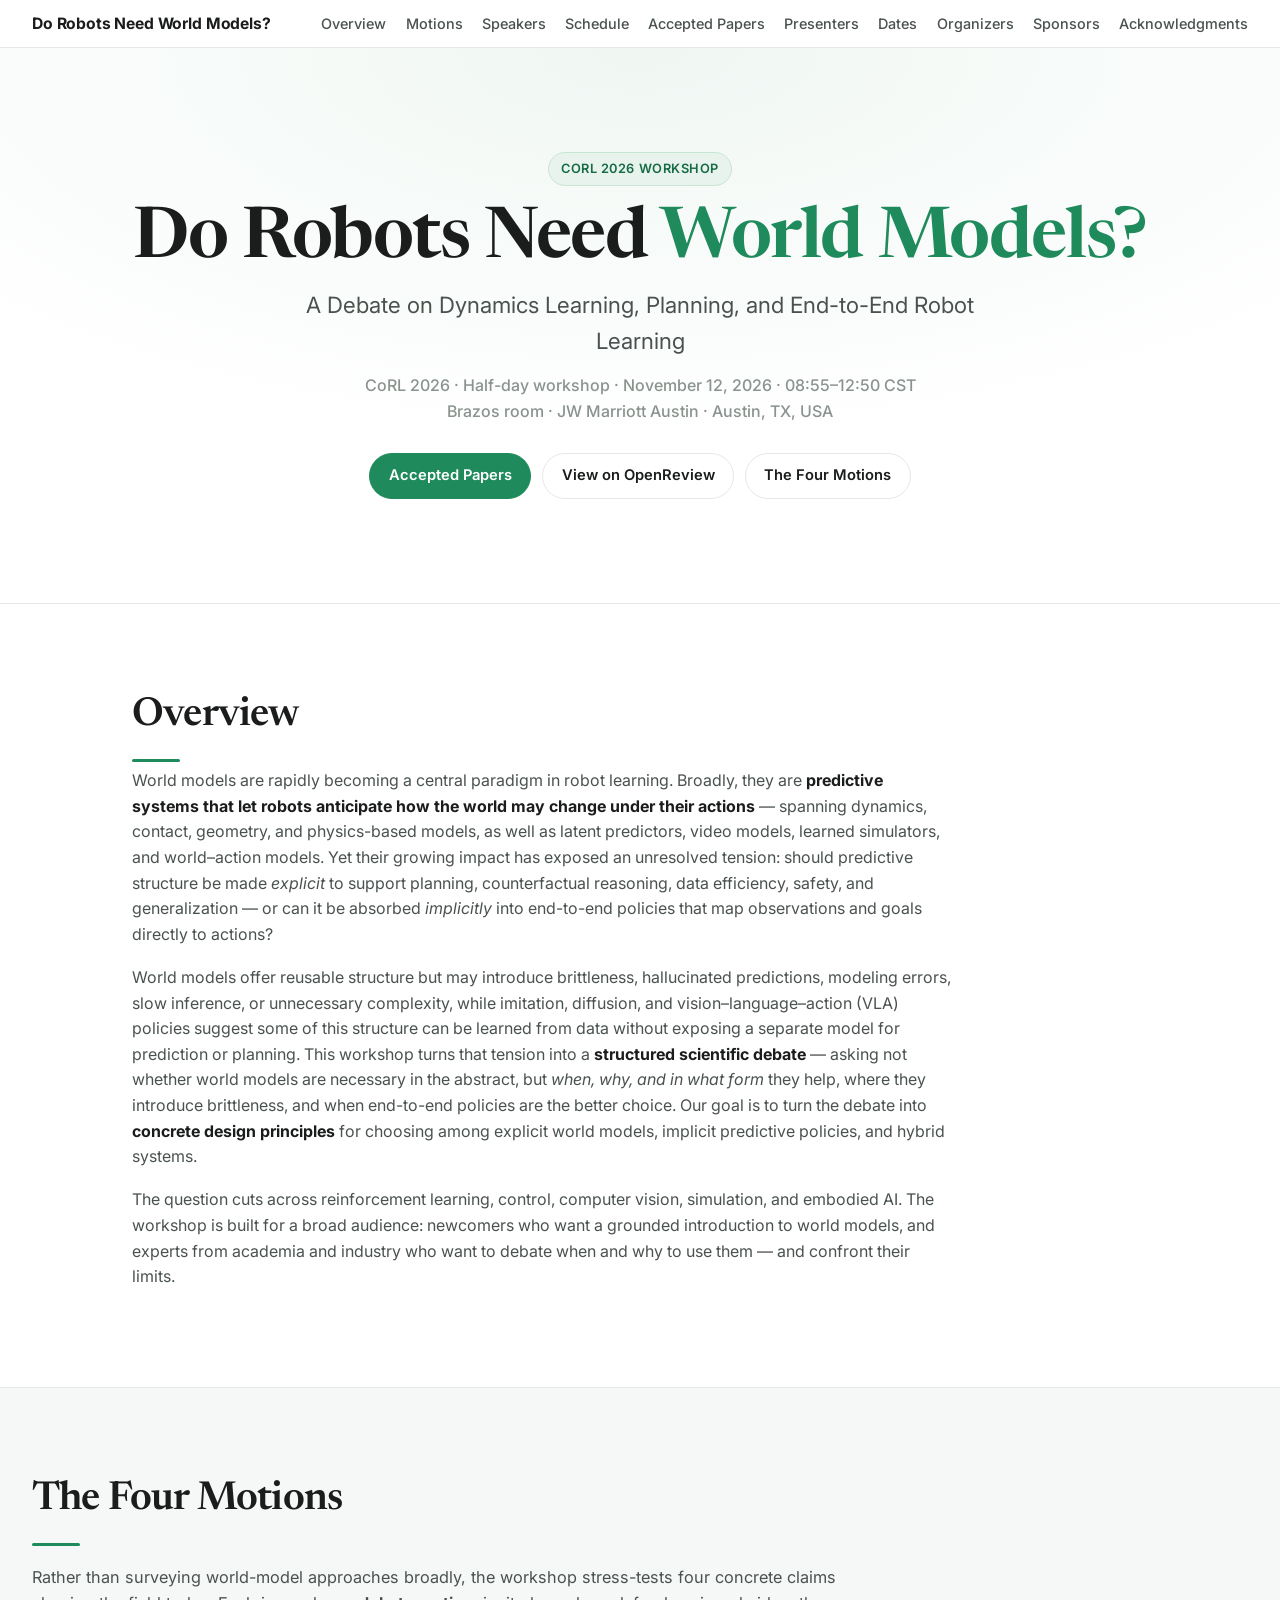
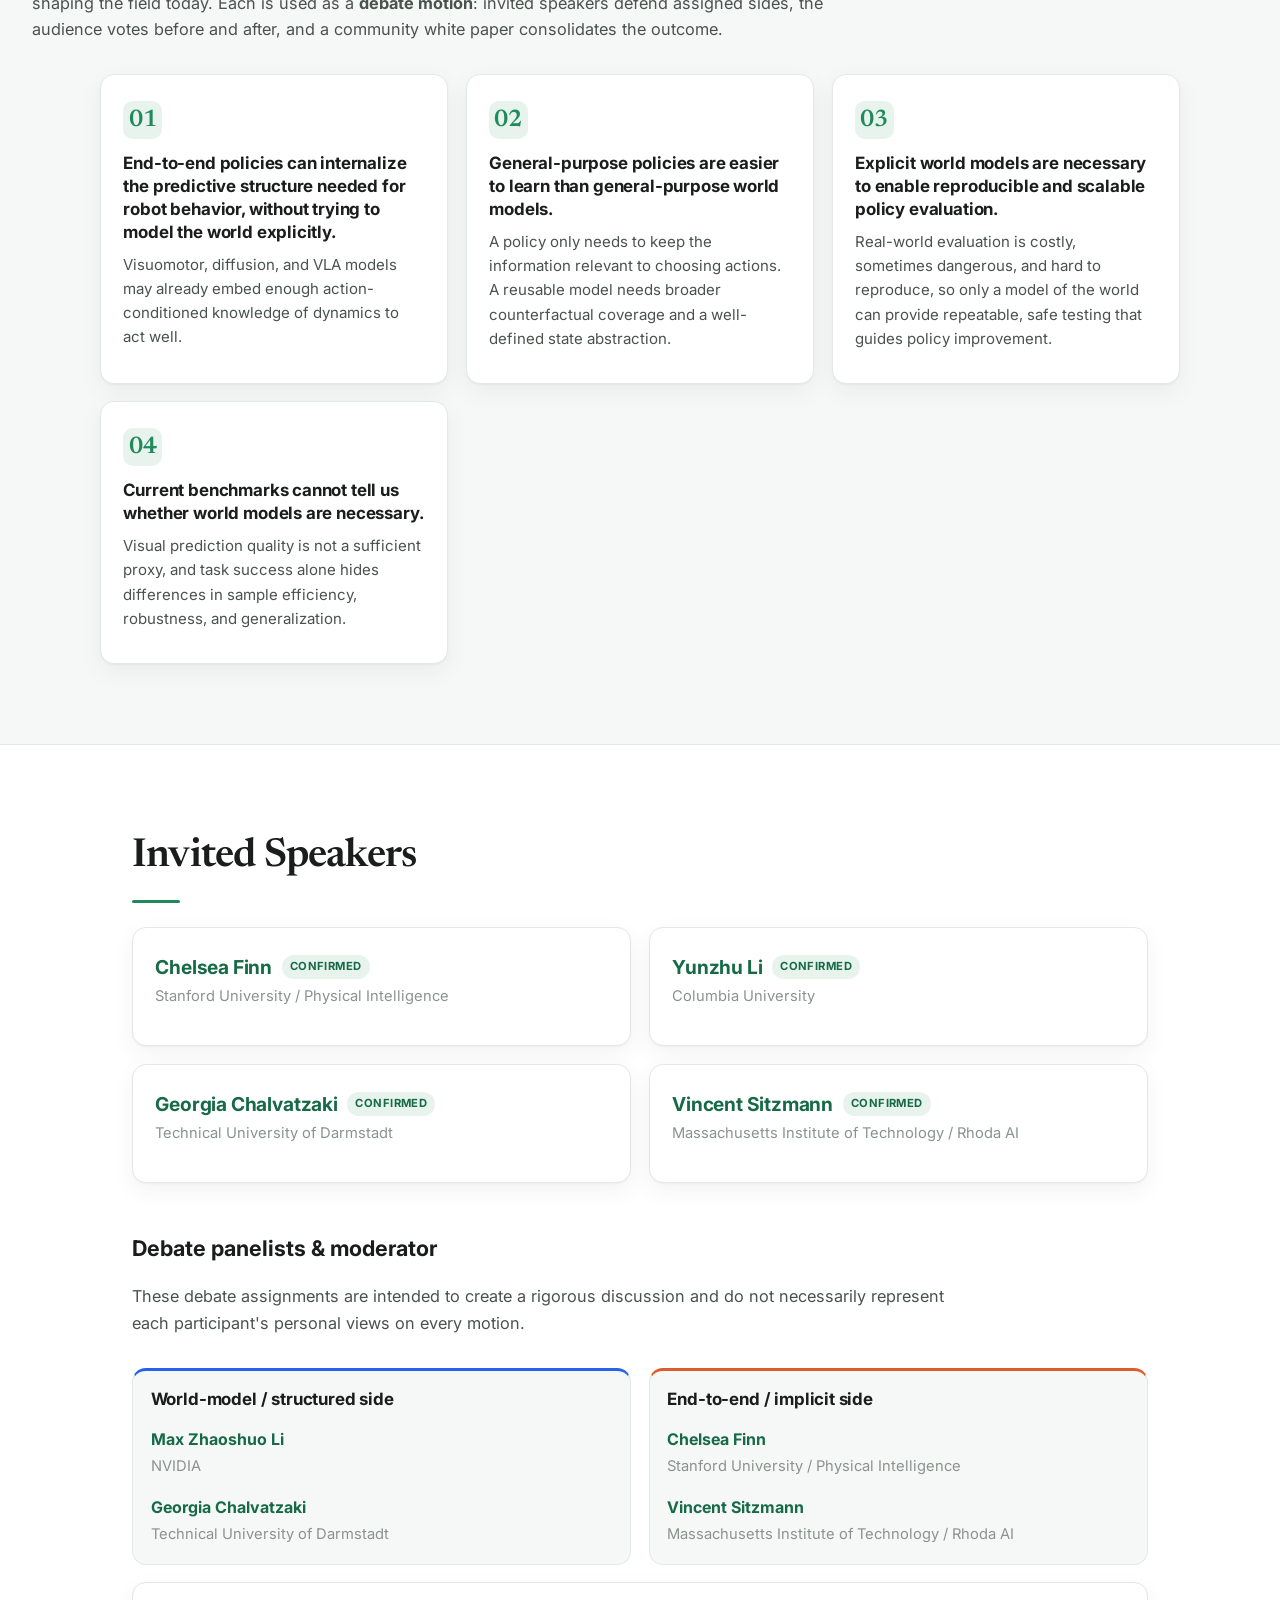
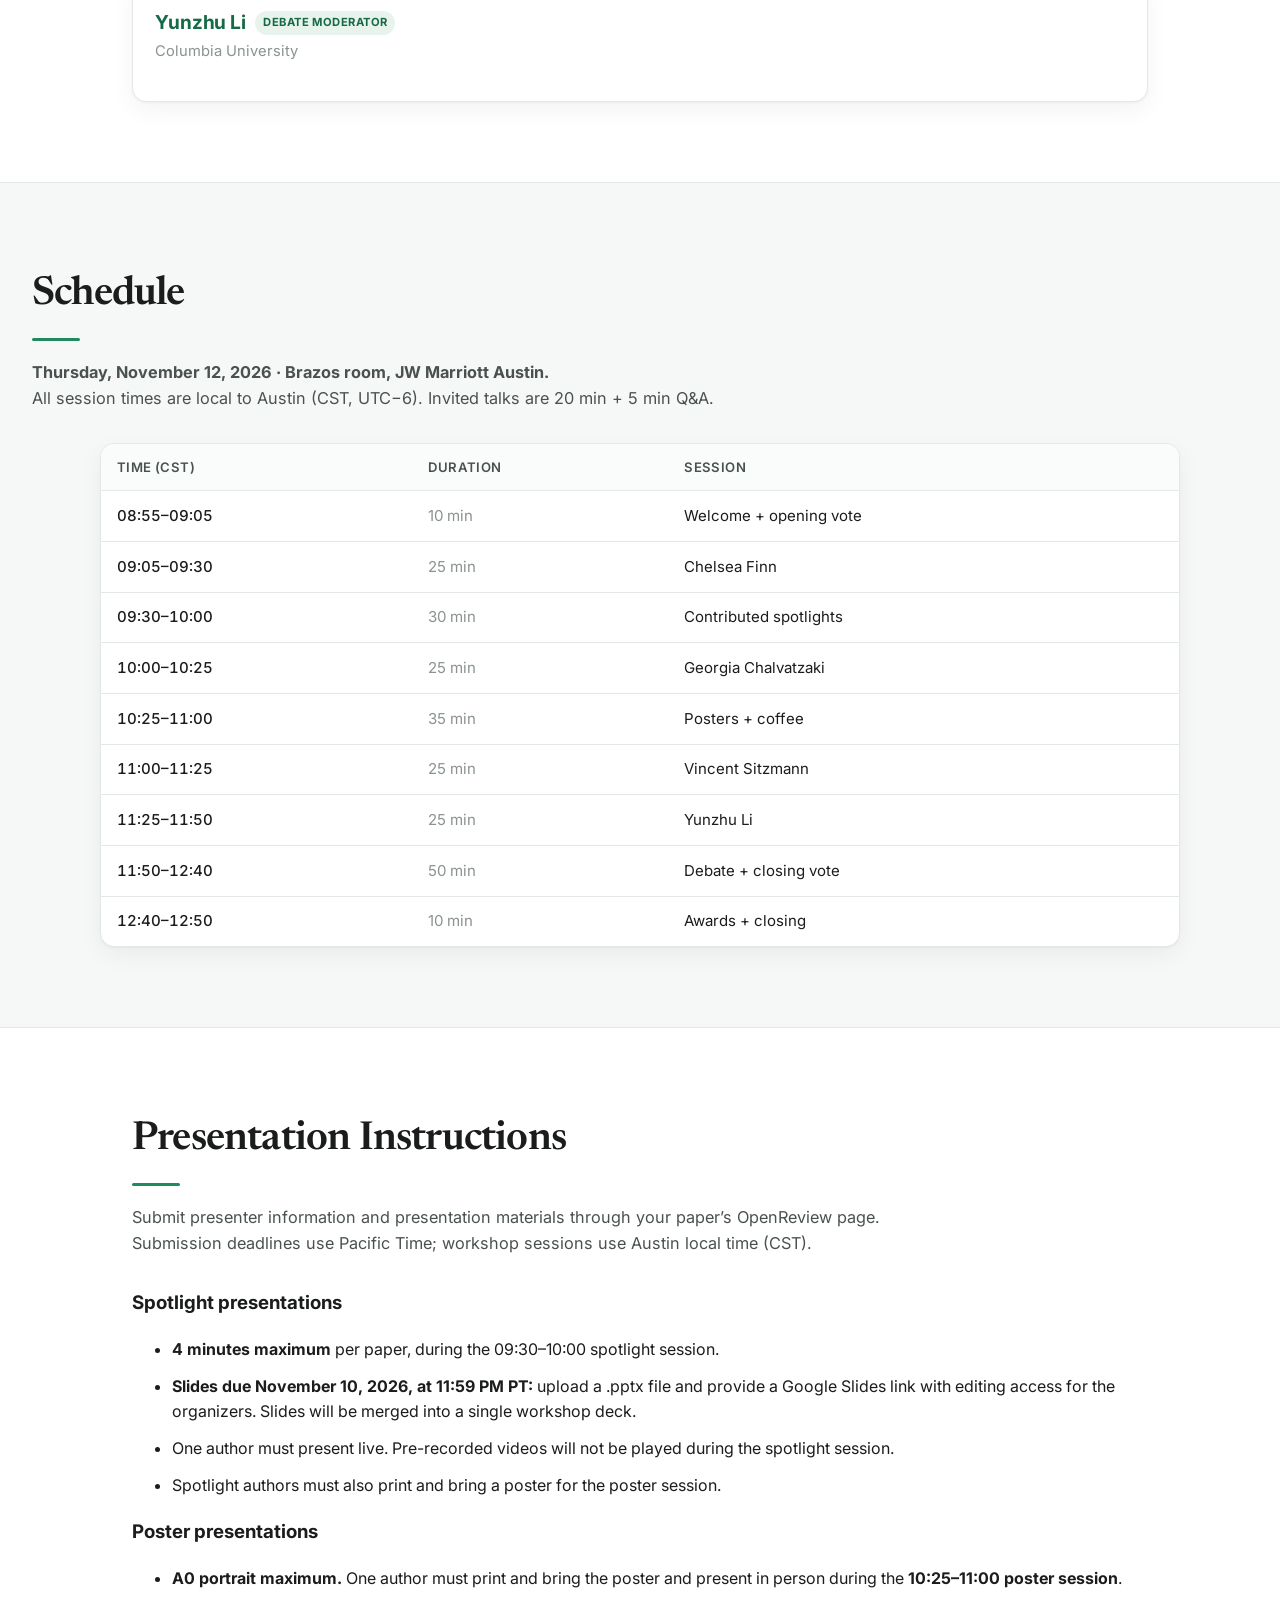
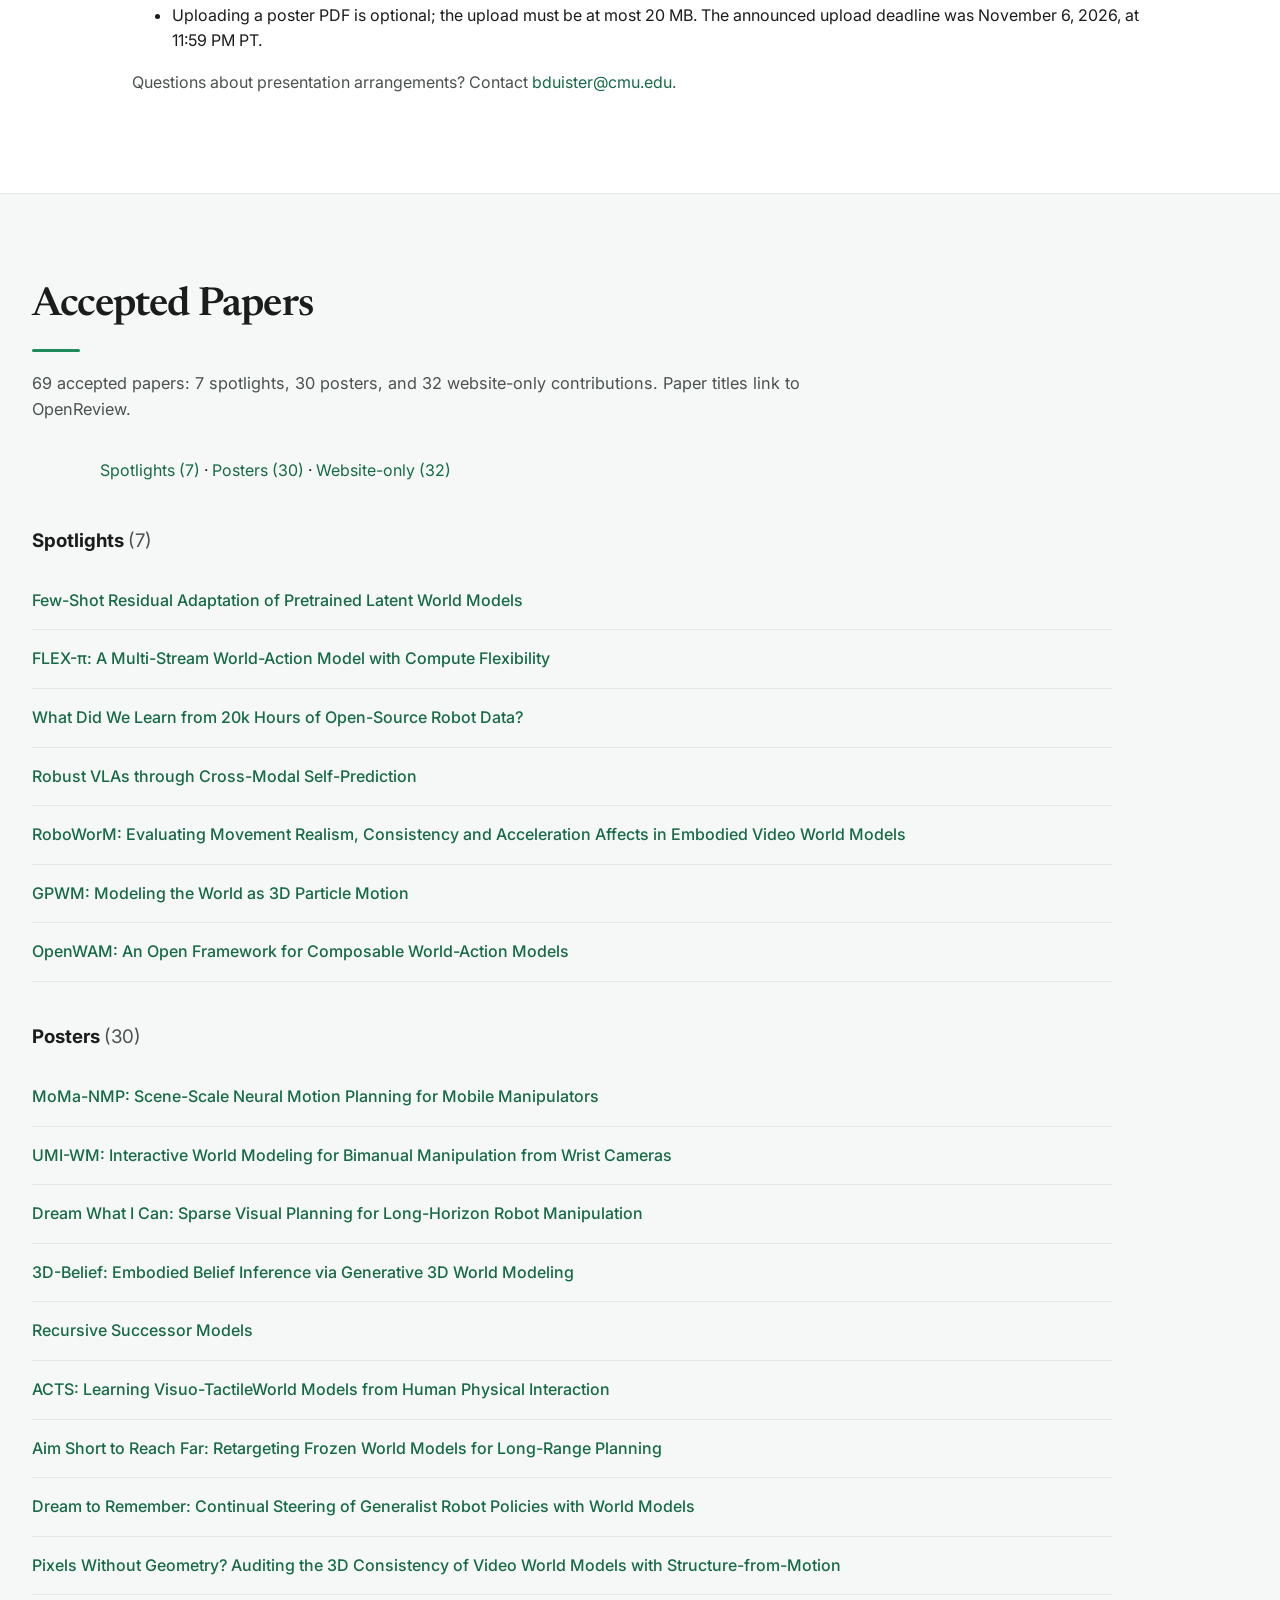
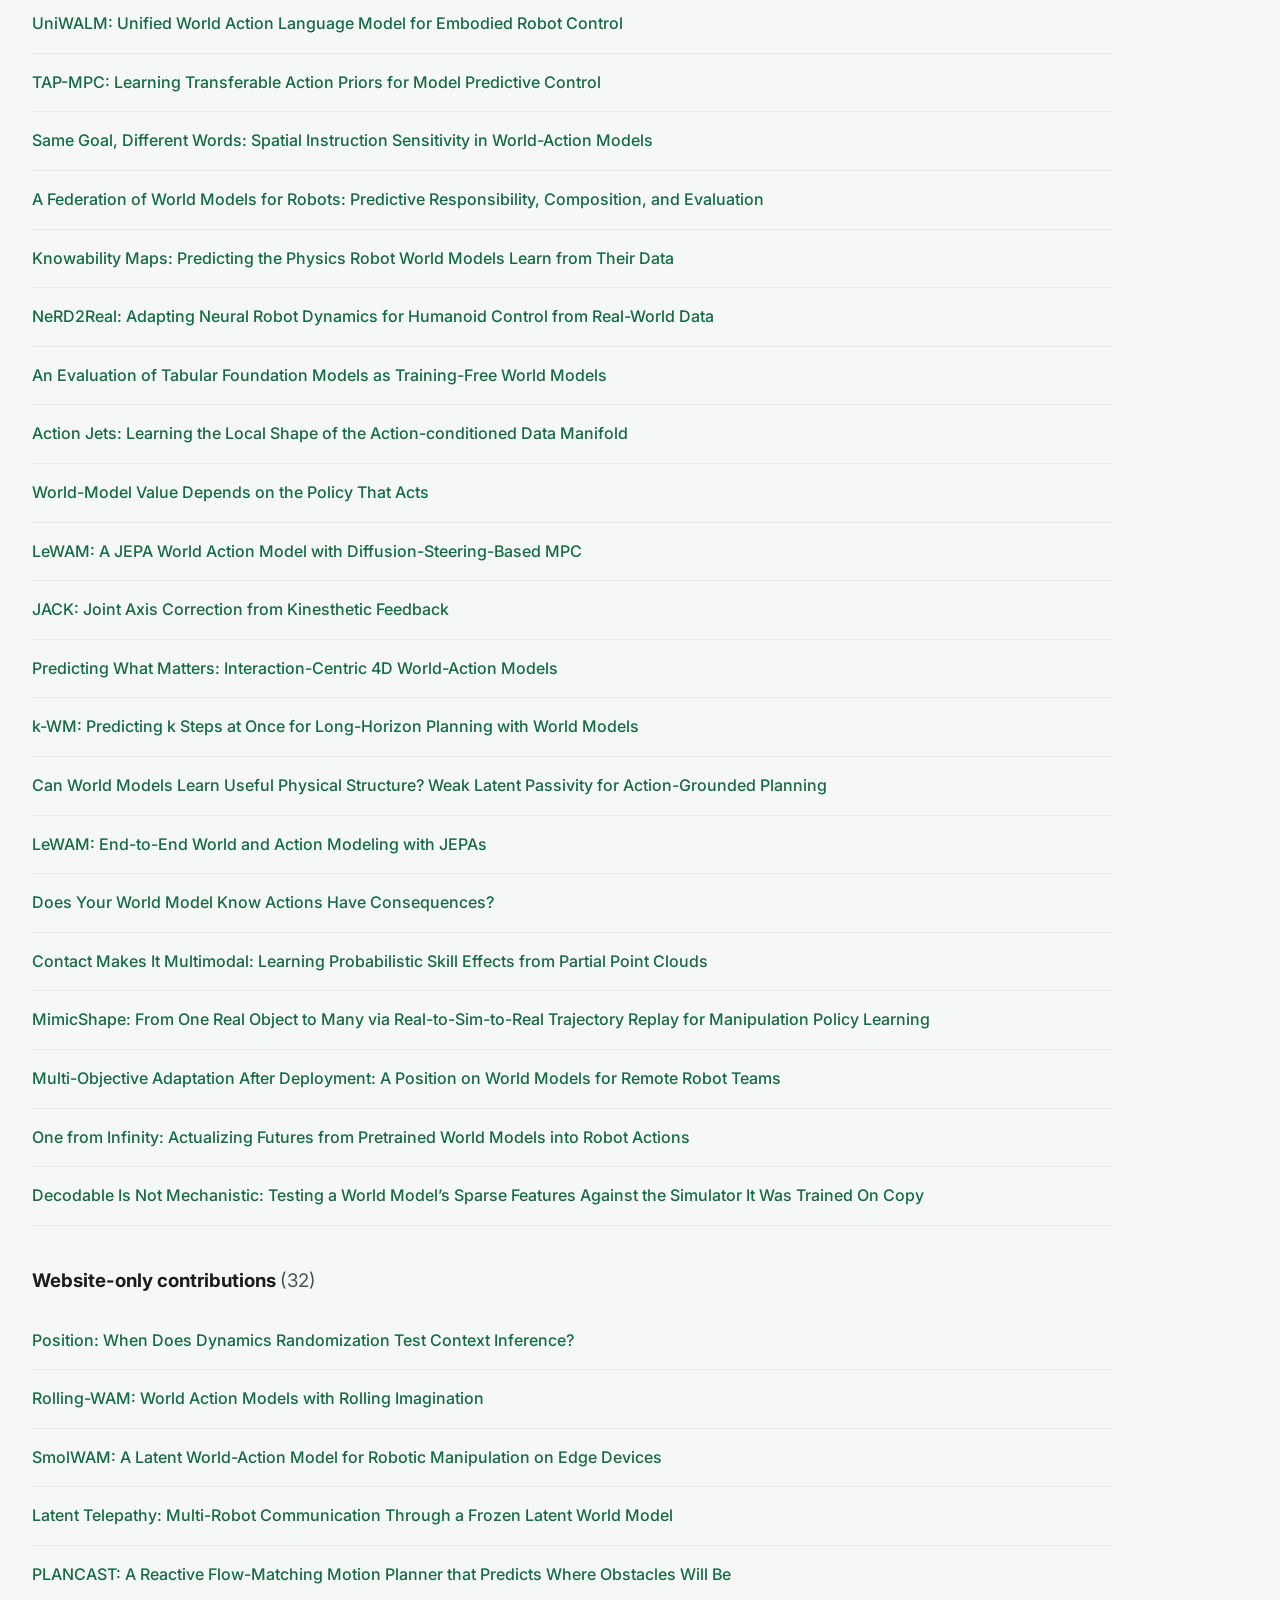
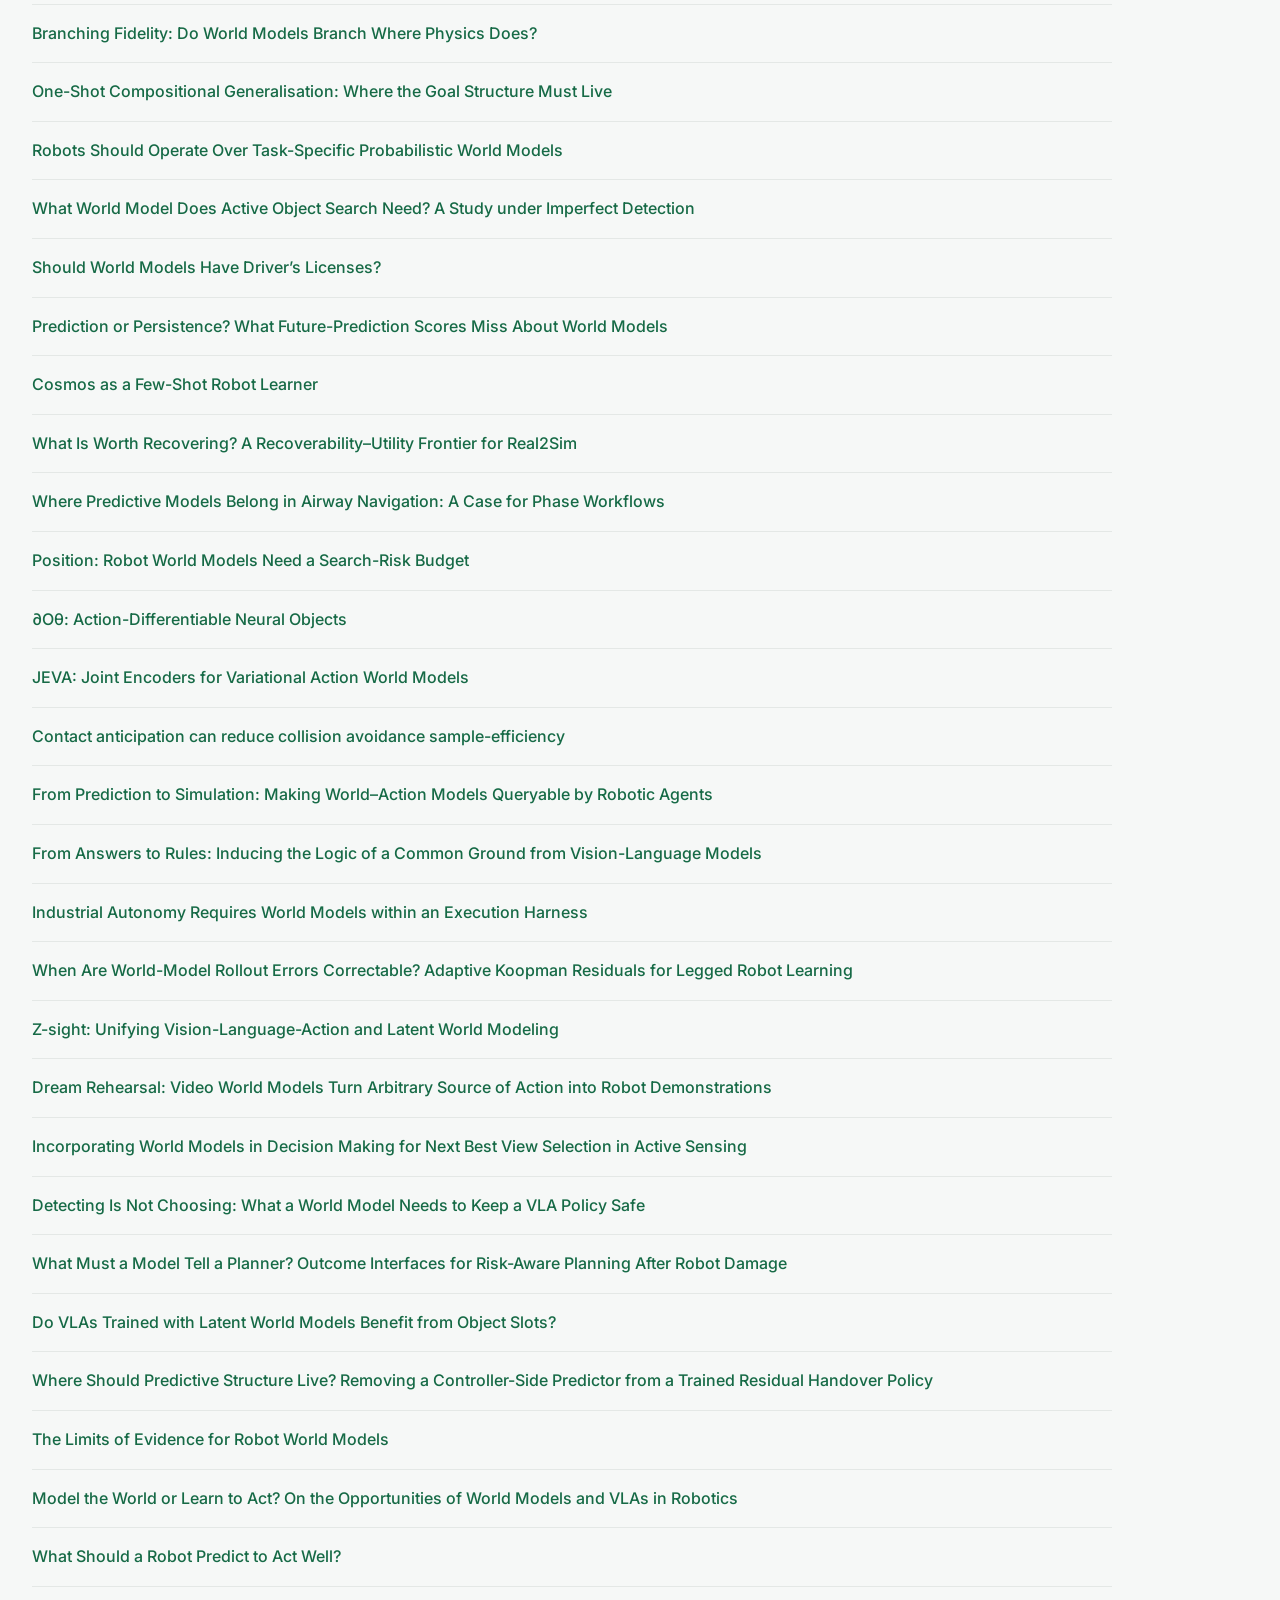
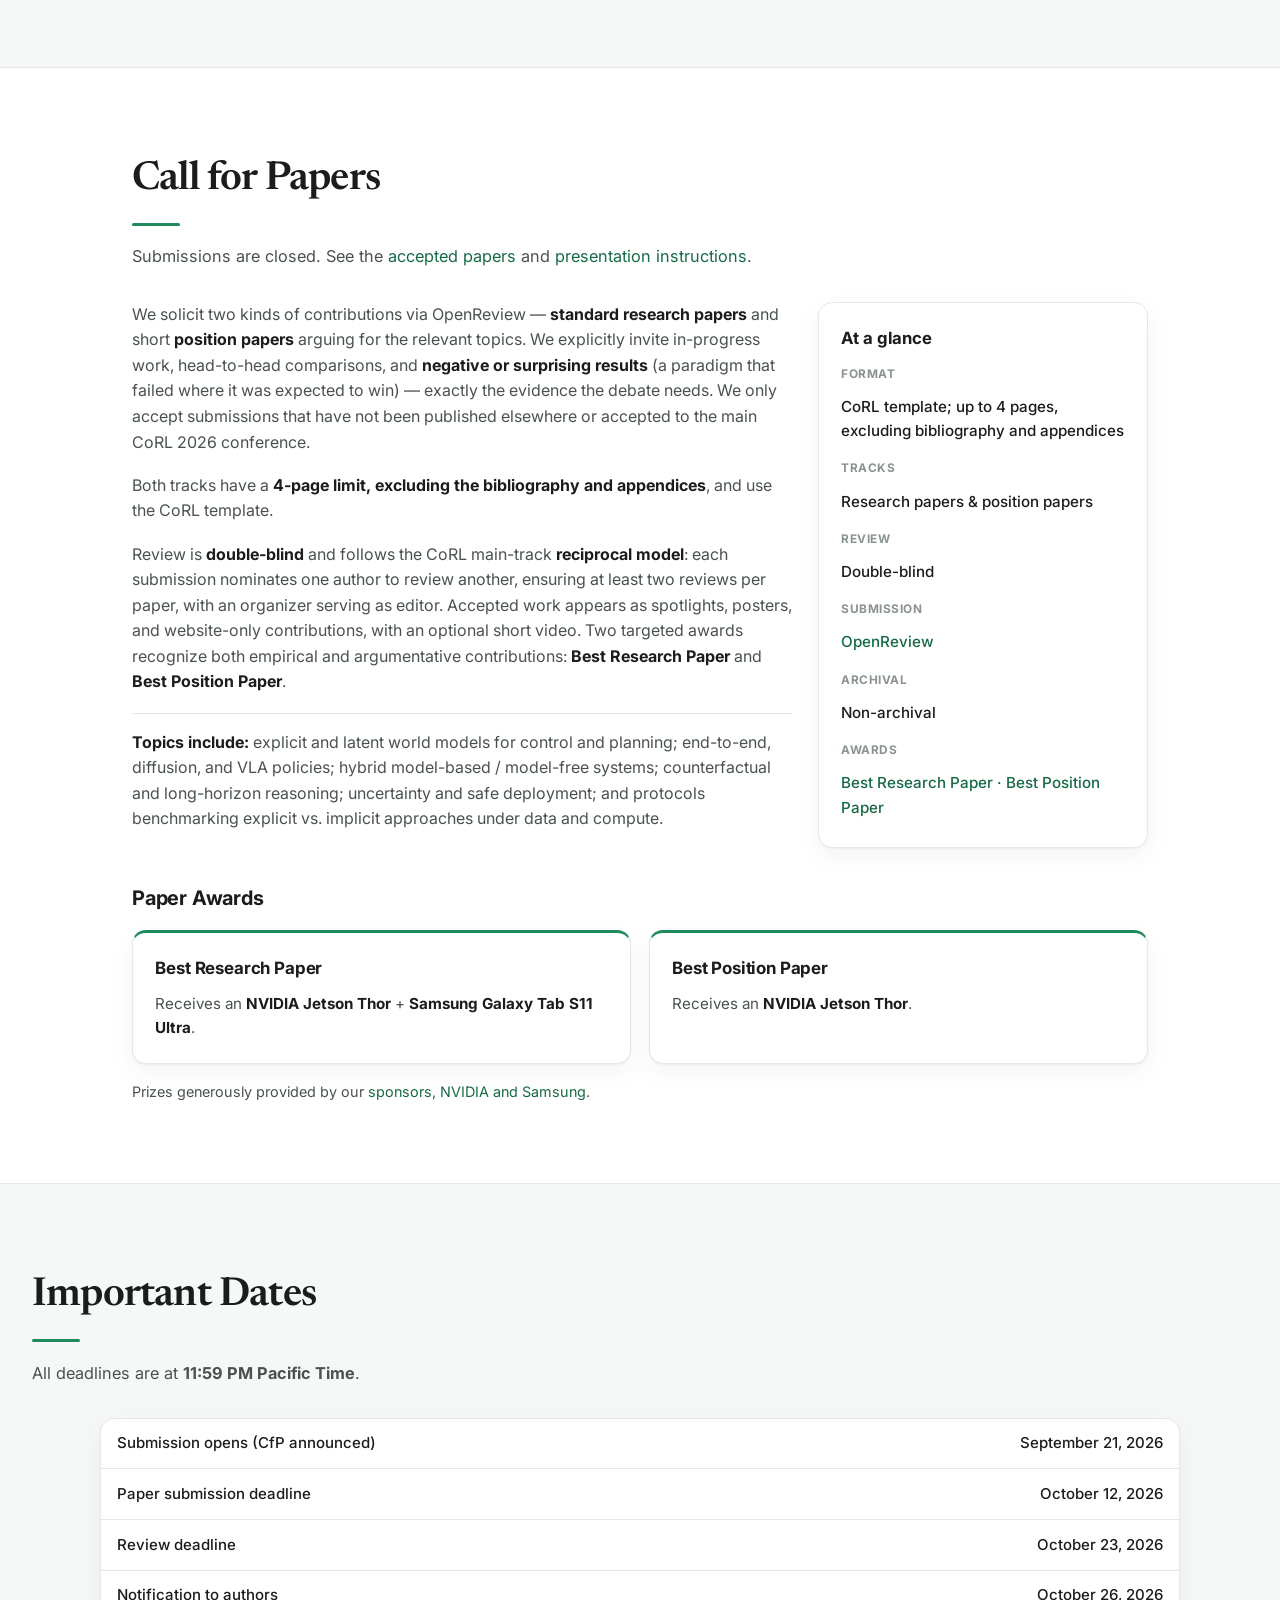
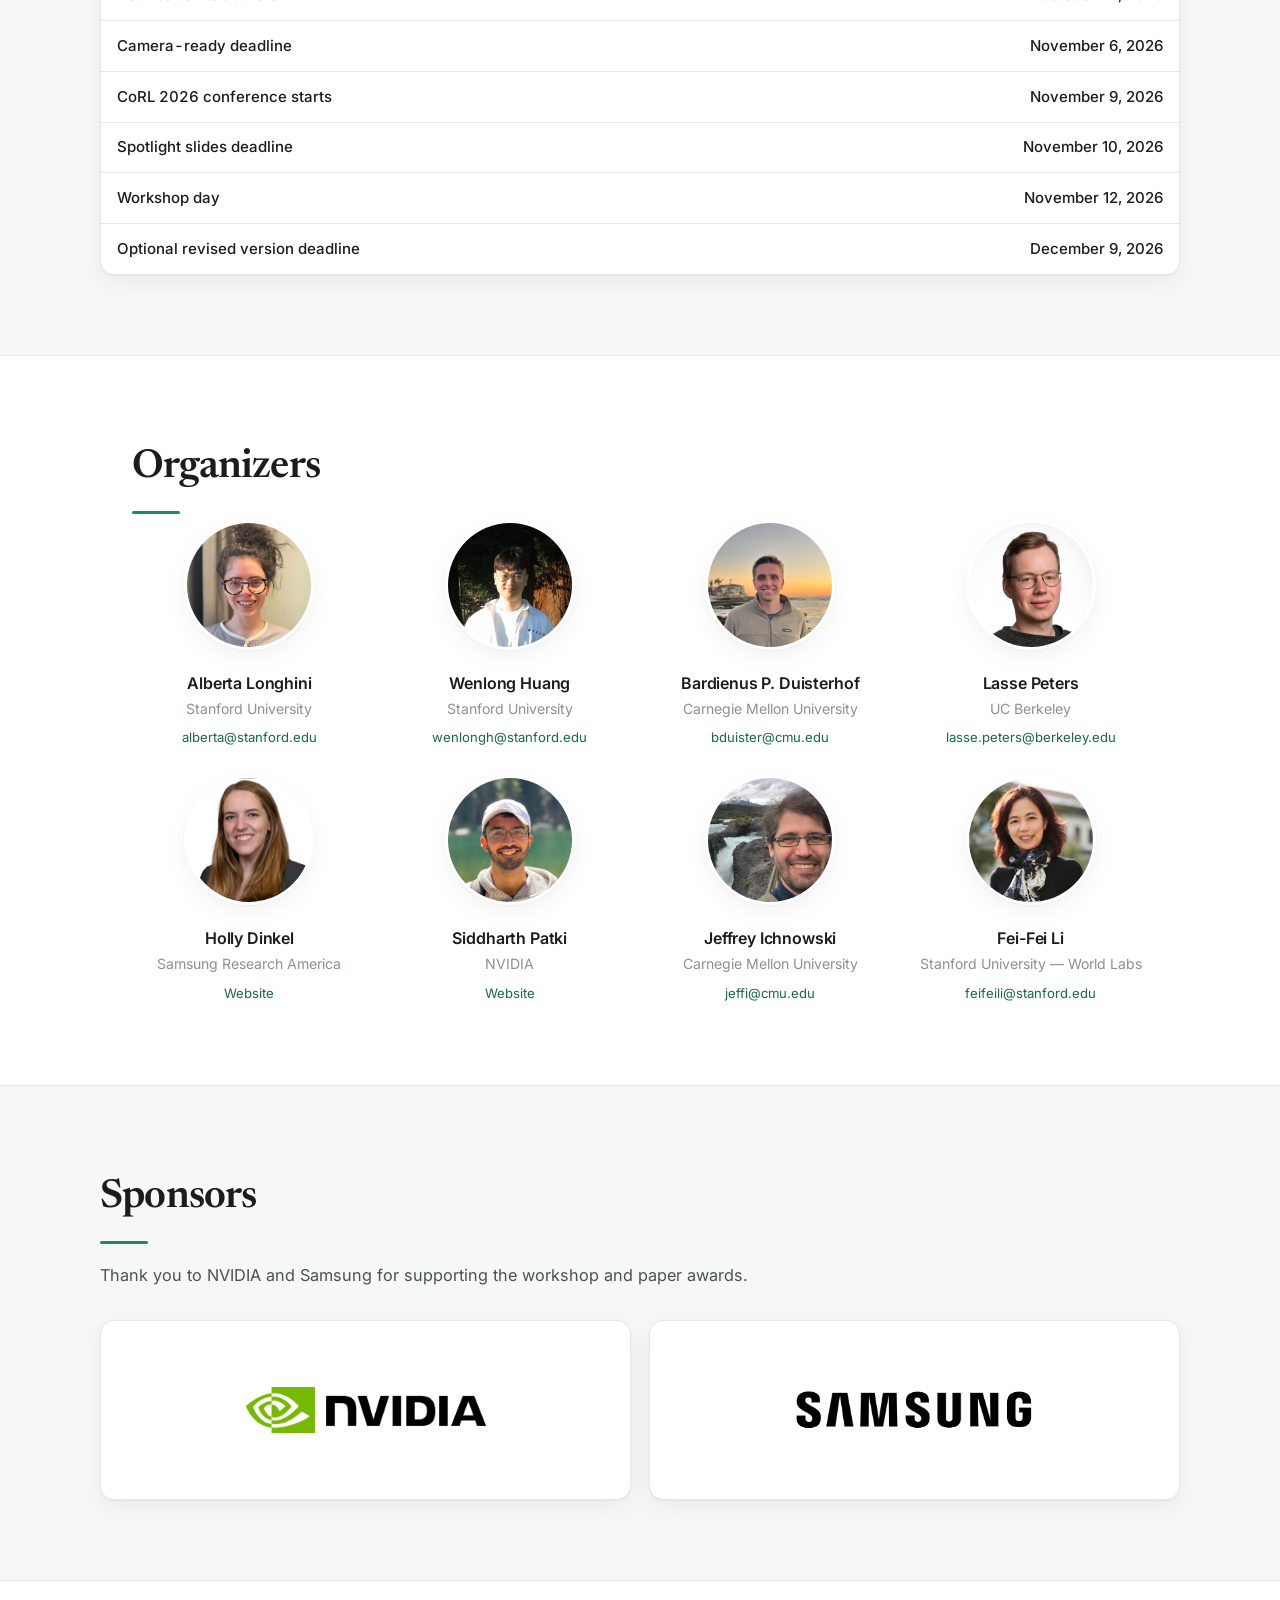
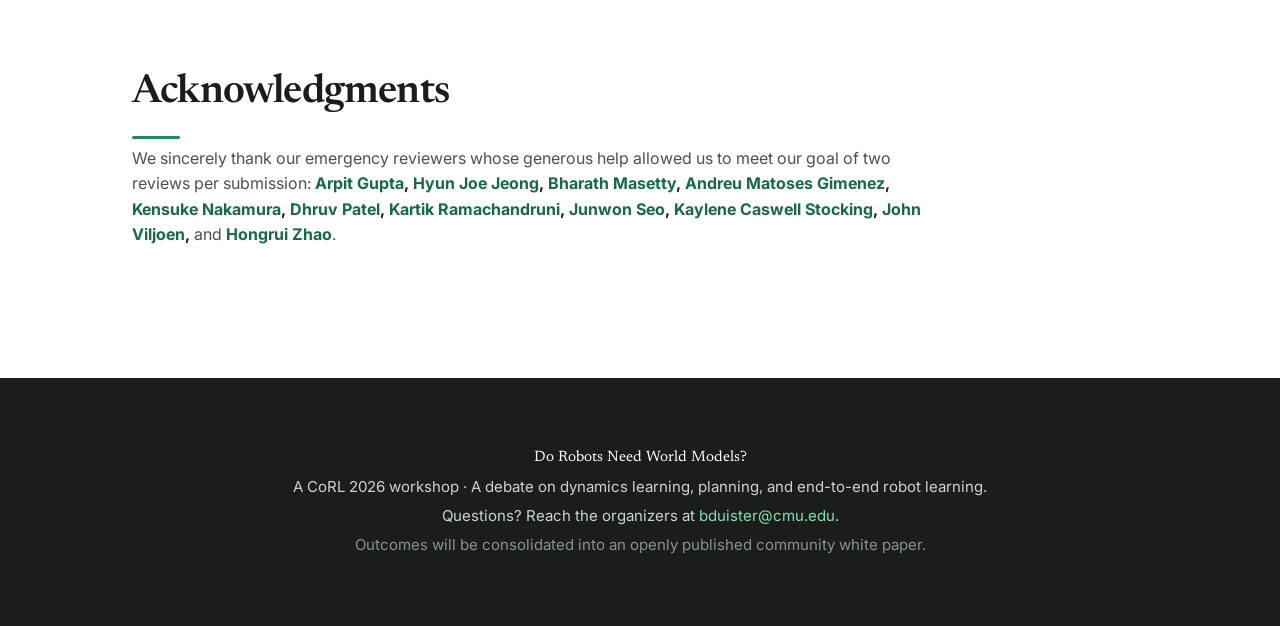
<file: index.html>
<!DOCTYPE html>
<html lang="en">
<head>
  <meta charset="utf-8" />
  <meta name="viewport" content="width=device-width, initial-scale=1" />
  <title>Do Robots Need World Models? — CoRL 2026 Workshop</title>
  <meta name="description" content="A CoRL 2026 workshop staging a structured scientific debate on dynamics learning, planning, and end-to-end robot learning: when, why, and in what form do robots need world models?" />

  <!-- Open Graph / social preview -->
  <meta property="og:type" content="website" />
  <meta property="og:title" content="Do Robots Need World Models? — CoRL 2026 Workshop" />
  <meta property="og:description" content="A structured debate on dynamics learning, planning, and end-to-end robot learning at CoRL 2026." />
  <meta property="og:url" content="https://do-robots-need-world-models.github.io/" />
  <meta property="og:image" content="https://do-robots-need-world-models.github.io/images/og-preview.png" />
  <meta name="twitter:card" content="summary_large_image" />
  <meta name="twitter:title" content="Do Robots Need World Models? — CoRL 2026 Workshop" />
  <meta name="twitter:description" content="A structured debate on dynamics learning, planning, and end-to-end robot learning at CoRL 2026." />
  <meta name="twitter:image" content="https://do-robots-need-world-models.github.io/images/og-preview.png" />

  <link rel="icon" href="images/favicon.svg" type="image/svg+xml" />
  <link rel="preconnect" href="https://fonts.googleapis.com" />
  <link rel="preconnect" href="https://fonts.gstatic.com" crossorigin />
  <link href="https://fonts.googleapis.com/css2?family=Inter:wght@400;500;600;700;800&family=Newsreader:ital,opsz@0,6..72;1,6..72&display=swap" rel="stylesheet" />
  <link rel="stylesheet" href="css/style.css" />
</head>
<body>
  <!-- ============ NAV ============ -->
  <header class="nav" id="nav">
    <a class="nav__brand" href="#top">Do Robots Need World Models?</a>
    <nav class="nav__links">
      <a href="#overview">Overview</a>
      <a href="#motions">Motions</a>
      <a href="#speakers">Speakers</a>
      <a href="#schedule">Schedule</a>
      <a href="#papers">Accepted Papers</a>
      <a href="#presenters">Presenters</a>
      <a href="#dates">Dates</a>
      <a href="#organizers">Organizers</a>
      <a href="#sponsors">Sponsors</a>
      <a href="#acknowledgments">Acknowledgments</a>
    </nav>
    <button class="nav__toggle" aria-label="Toggle menu" aria-expanded="false">☰</button>
  </header>

  <!-- ============ HERO ============ -->
  <section class="hero" id="top">
    <div class="hero__inner">
      <span class="badge">CoRL 2026 Workshop</span>
      <h1 class="hero__title">Do Robots Need <span class="accent">World Models?</span></h1>
      <p class="hero__subtitle">A Debate on Dynamics Learning, Planning, and End-to-End Robot Learning</p>
      <p class="hero__meta">CoRL 2026 &middot; Half-day workshop &middot; November 12, 2026 &middot; 08:55–12:50 CST<br />Brazos room &middot; JW Marriott Austin &middot; Austin, TX, USA</p>
      <div class="hero__cta">
        <a class="btn btn--primary" href="#papers">Accepted Papers</a>
        <a class="btn" href="https://openreview.net/group?id=robot-learning.org/CoRL/2026/Workshop/do-robots-need-world-models" target="_blank" rel="noopener">View on OpenReview</a>
        <a class="btn" href="#motions">The Four Motions</a>
      </div>
    </div>
  </section>

  <main>
    <!-- ============ OVERVIEW ============ -->
    <section class="section" id="overview">
      <h2 class="section__title">Overview</h2>
      <div class="prose">
        <p>
          World models are rapidly becoming a central paradigm in robot learning. Broadly, they are
          <strong>predictive systems that let robots anticipate how the world may change under their actions</strong> &mdash;
          spanning dynamics, contact, geometry, and physics-based models, as well as latent predictors, video models,
          learned simulators, and world&ndash;action models. Yet their growing impact has exposed an unresolved tension:
          should predictive structure be made <em>explicit</em> to support planning, counterfactual reasoning, data efficiency,
          safety, and generalization &mdash; or can it be absorbed <em>implicitly</em> into end-to-end policies that map
          observations and goals directly to actions?
        </p>
        <p>
          World models offer reusable structure but may introduce brittleness, hallucinated predictions, modeling errors,
          slow inference, or unnecessary complexity, while imitation, diffusion, and vision&ndash;language&ndash;action (VLA)
          policies suggest some of this structure can be learned from data without exposing a separate model for prediction
          or planning. This workshop turns that tension into a <strong>structured scientific debate</strong> &mdash; asking not
          whether world models are necessary in the abstract, but <em>when, why, and in what form</em> they help, where they
          introduce brittleness, and when end-to-end policies are the better choice. Our goal is to turn the debate into
          <strong>concrete design principles</strong> for choosing among explicit world models, implicit predictive policies, and hybrid systems.
        </p>
        <p>
          The question cuts across reinforcement learning, control, computer vision, simulation, and embodied AI.
          The workshop is built for a broad audience: newcomers who want a grounded introduction to world models,
          and experts from academia and industry who want to debate when and why to use them &mdash; and confront their limits.
        </p>
      </div>
    </section>

    <!-- ============ MOTIONS ============ -->
    <section class="section section--alt" id="motions">
      <h2 class="section__title">The Four Motions</h2>
      <p class="section__lead">
        Rather than surveying world-model approaches broadly, the workshop stress-tests four concrete claims
        shaping the field today. Each is used as a <strong>debate motion</strong>: invited speakers defend assigned
        sides, the audience votes before and after, and a community white paper consolidates the outcome.
      </p>
      <div class="motions">
        <article class="motion">
          <span class="motion__num">01</span>
          <h3>End-to-end policies can internalize the predictive structure needed for robot behavior, without trying to model the world explicitly.</h3>
          <p>Visuomotor, diffusion, and VLA models may already embed enough action-conditioned knowledge of dynamics to act well.</p>
        </article>
        <article class="motion">
          <span class="motion__num">02</span>
          <h3>General-purpose policies are easier to learn than general-purpose world models.</h3>
          <p>A policy only needs to keep the information relevant to choosing actions. A reusable model needs broader counterfactual coverage and a well-defined state abstraction.</p>
        </article>
        <article class="motion">
          <span class="motion__num">03</span>
          <h3>Explicit world models are necessary to enable reproducible and scalable policy evaluation.</h3>
          <p>Real-world evaluation is costly, sometimes dangerous, and hard to reproduce, so only a model of the world can provide repeatable, safe testing that guides policy improvement.</p>
        </article>
        <article class="motion">
          <span class="motion__num">04</span>
          <h3>Current benchmarks cannot tell us whether world models are necessary.</h3>
          <p>Visual prediction quality is not a sufficient proxy, and task success alone hides differences in sample efficiency, robustness, and generalization.</p>
        </article>
      </div>
    </section>

    <!-- ============ SPEAKERS ============ -->
    <section class="section" id="speakers">
      <h2 class="section__title">Invited Speakers</h2>
      <div class="speakers">
        <article class="speaker">
          <div class="speaker__head">
            <h3><a href="https://ai.stanford.edu/~cbfinn/" target="_blank" rel="noopener">Chelsea Finn</a></h3>
            <span class="pill pill--committed">Confirmed</span>
          </div>
          <p class="speaker__affil">Stanford University / Physical Intelligence</p>
        </article>
        <article class="speaker">
          <div class="speaker__head">
            <h3><a href="https://yunzhuli.github.io/" target="_blank" rel="noopener">Yunzhu Li</a></h3>
            <span class="pill pill--committed">Confirmed</span>
          </div>
          <p class="speaker__affil">Columbia University</p>
        </article>
        <article class="speaker">
          <div class="speaker__head">
            <h3><a href="https://pearl-lab.com/people/georgia-chalvatzaki/" target="_blank" rel="noopener">Georgia Chalvatzaki</a></h3>
            <span class="pill pill--committed">Confirmed</span>
          </div>
          <p class="speaker__affil">Technical University of Darmstadt</p>
        </article>
        <article class="speaker">
          <div class="speaker__head">
            <h3><a href="https://www.vincentsitzmann.com/" target="_blank" rel="noopener">Vincent Sitzmann</a></h3>
            <span class="pill pill--committed">Confirmed</span>
          </div>
          <p class="speaker__affil">Massachusetts Institute of Technology / Rhoda AI</p>
        </article>
      </div>
      <section class="debate" aria-labelledby="debate-title">
        <h3 class="debate__title" id="debate-title">Debate panelists &amp; moderator</h3>
        <p class="section__lead">
          These debate assignments are intended to create a rigorous discussion and do not necessarily
          represent each participant's personal views on every motion.
        </p>
        <div class="debate-groups">
          <section class="debate-group debate-group--structured" aria-labelledby="structured-side">
            <h4 class="debate-group__title" id="structured-side">World-model / structured side</h4>
            <ul class="debate-panelists">
              <li>
                <strong><a href="https://mli0603.github.io/" target="_blank" rel="noopener">Max Zhaoshuo Li</a></strong>
                <p class="speaker__affil">NVIDIA</p>
              </li>
              <li>
                <strong><a href="https://pearl-lab.com/people/georgia-chalvatzaki/" target="_blank" rel="noopener">Georgia Chalvatzaki</a></strong>
                <p class="speaker__affil">Technical University of Darmstadt</p>
              </li>
            </ul>
          </section>
          <section class="debate-group debate-group--implicit" aria-labelledby="implicit-side">
            <h4 class="debate-group__title" id="implicit-side">End-to-end / implicit side</h4>
            <ul class="debate-panelists">
              <li>
                <strong><a href="https://ai.stanford.edu/~cbfinn/" target="_blank" rel="noopener">Chelsea Finn</a></strong>
                <p class="speaker__affil">Stanford University / Physical Intelligence</p>
              </li>
              <li>
                <strong><a href="https://www.vincentsitzmann.com/" target="_blank" rel="noopener">Vincent Sitzmann</a></strong>
                <p class="speaker__affil">Massachusetts Institute of Technology / Rhoda AI</p>
              </li>
            </ul>
          </section>
        </div>
        <article class="speaker moderator">
          <div class="speaker__head">
            <h4><a href="https://yunzhuli.github.io/" target="_blank" rel="noopener">Yunzhu Li</a></h4>
            <span class="pill pill--committed">Debate moderator</span>
          </div>
          <p class="speaker__affil">Columbia University</p>
        </article>
      </section>
    </section>

    <!-- ============ SCHEDULE ============ -->
    <section class="section section--alt" id="schedule">
      <h2 class="section__title">Schedule</h2>
      <p class="section__lead"><strong>Thursday, November 12, 2026 · Brazos room, JW Marriott Austin.</strong><br />All session times are local to Austin (CST, UTC−6). Invited talks are 20 min + 5 min Q&amp;A.</p>
      <div class="table-wrap"><table class="schedule">
        <thead><tr><th scope="col">Time (CST)</th><th scope="col">Duration</th><th scope="col">Session</th></tr></thead>
        <tbody>
          <tr><td>08:55–09:05</td><td>10 min</td><td>Welcome + opening vote</td></tr>
          <tr><td>09:05–09:30</td><td>25 min</td><td>Chelsea Finn</td></tr>
          <tr><td>09:30–10:00</td><td>30 min</td><td>Contributed spotlights</td></tr>
          <tr><td>10:00–10:25</td><td>25 min</td><td>Georgia Chalvatzaki</td></tr>
          <tr><td>10:25–11:00</td><td>35 min</td><td>Posters + coffee</td></tr>
          <tr><td>11:00–11:25</td><td>25 min</td><td>Vincent Sitzmann</td></tr>
          <tr><td>11:25–11:50</td><td>25 min</td><td>Yunzhu Li</td></tr>
          <tr><td>11:50–12:40</td><td>50 min</td><td>Debate + closing vote</td></tr>
          <tr><td>12:40–12:50</td><td>10 min</td><td>Awards + closing</td></tr>
        </tbody>
      </table></div>
    </section>

    <!-- ============ PRESENTATION INSTRUCTIONS ============ -->
    <section class="section" id="presenters">
      <h2 class="section__title">Presentation Instructions</h2>
      <p class="section__lead">Submit presenter information and presentation materials through your paper’s OpenReview page. Submission deadlines use Pacific Time; workshop sessions use Austin local time (CST).</p>
      <div class="prose">
        <h3>Spotlight presentations</h3>
        <ul>
          <li><strong>4 minutes maximum</strong> per paper, during the 09:30–10:00 spotlight session.</li>
          <li><strong>Slides due November 10, 2026, at 11:59 PM PT:</strong> upload a .pptx file and provide a Google Slides link with editing access for the organizers. Slides will be merged into a single workshop deck.</li>
          <li>One author must present live. Pre-recorded videos will not be played during the spotlight session.</li>
          <li>Spotlight authors must also print and bring a poster for the poster session.</li>
        </ul>
        <h3>Poster presentations</h3>
        <ul>
          <li><strong>A0 portrait maximum.</strong> One author must print and bring the poster and present in person during the <strong>10:25–11:00 poster session</strong>.</li>
          <li>Uploading a poster PDF is optional; the upload must be at most 20 MB. The announced upload deadline was November 6, 2026, at 11:59 PM PT.</li>
        </ul>
        <p>Questions about presentation arrangements? Contact <a href="mailto:bduister@cmu.edu">bduister@cmu.edu</a>.</p>
      </div>
    </section>

    <!-- ============ ACCEPTED PAPERS ============ -->
    <section class="section section--alt" id="papers">
      <h2 class="section__title">Accepted Papers</h2>
      <p class="section__lead">69 accepted papers: 7 spotlights, 30 posters, and 32 website-only contributions. Paper titles link to OpenReview.</p>
      <div class="paper-jumps"><a href="#papers-spotlight">Spotlights (7)</a> · <a href="#papers-poster">Posters (30)</a> · <a href="#papers-website">Website-only (32)</a></div>
      <h3 id="papers-spotlight" class="paper-group-title">Spotlights <span>(7)</span></h3>
      <ul class="paper-list">
        <li><a href="https://openreview.net/forum?id=AWo56Zyl3P" target="_blank" rel="noopener">Few-Shot Residual Adaptation of Pretrained Latent World Models</a></li>
        <li><a href="https://openreview.net/forum?id=OTGUuyp6G9" target="_blank" rel="noopener">FLEX-π: A Multi-Stream World-Action Model with Compute Flexibility</a></li>
        <li><a href="https://openreview.net/forum?id=BsE0FsTRlF" target="_blank" rel="noopener">What Did We Learn from 20k Hours of Open-Source Robot Data?</a></li>
        <li><a href="https://openreview.net/forum?id=hjGCyKekkI" target="_blank" rel="noopener">Robust VLAs through Cross-Modal Self-Prediction</a></li>
        <li><a href="https://openreview.net/forum?id=9OlgsiOKls" target="_blank" rel="noopener">RoboWorM: Evaluating Movement Realism, Consistency and Acceleration Affects in Embodied Video World Models</a></li>
        <li><a href="https://openreview.net/forum?id=srin9aFCpn" target="_blank" rel="noopener">GPWM: Modeling the World as 3D Particle Motion</a></li>
        <li><a href="https://openreview.net/forum?id=IX3fQ25TFu" target="_blank" rel="noopener">OpenWAM: An Open Framework for Composable World-Action Models</a></li>
      </ul>
      <h3 id="papers-poster" class="paper-group-title">Posters <span>(30)</span></h3>
      <ul class="paper-list">
        <li><a href="https://openreview.net/forum?id=XSd9YfuGo1" target="_blank" rel="noopener">MoMa-NMP: Scene-Scale Neural Motion Planning for Mobile Manipulators</a></li>
        <li><a href="https://openreview.net/forum?id=FjP4gwOuXm" target="_blank" rel="noopener">UMI-WM: Interactive World Modeling for Bimanual Manipulation from Wrist Cameras</a></li>
        <li><a href="https://openreview.net/forum?id=XXkxa4d7Aq" target="_blank" rel="noopener">Dream What I Can: Sparse Visual Planning for Long-Horizon Robot Manipulation</a></li>
        <li><a href="https://openreview.net/forum?id=Yq56sAkqJc" target="_blank" rel="noopener">3D-Belief: Embodied Belief Inference via Generative 3D World Modeling</a></li>
        <li><a href="https://openreview.net/forum?id=2ATK5PF8pi" target="_blank" rel="noopener">Recursive Successor Models</a></li>
        <li><a href="https://openreview.net/forum?id=XdanO8BNb7" target="_blank" rel="noopener">ACTS: Learning Visuo-TactileWorld Models from Human Physical Interaction</a></li>
        <li><a href="https://openreview.net/forum?id=GwQVl8FhMN" target="_blank" rel="noopener">Aim Short to Reach Far: Retargeting Frozen World Models for Long-Range Planning</a></li>
        <li><a href="https://openreview.net/forum?id=UXMlQ7Ras8" target="_blank" rel="noopener">Dream to Remember: Continual Steering of Generalist Robot Policies with World Models</a></li>
        <li><a href="https://openreview.net/forum?id=uNi5e2qdvM" target="_blank" rel="noopener">Pixels Without Geometry? Auditing the 3D Consistency of Video World Models with Structure-from-Motion</a></li>
        <li><a href="https://openreview.net/forum?id=rngvhLmlzt" target="_blank" rel="noopener">UniWALM: Unified World Action Language Model for Embodied Robot Control</a></li>
        <li><a href="https://openreview.net/forum?id=SJm6qXxKVF" target="_blank" rel="noopener">TAP-MPC: Learning Transferable Action Priors for Model Predictive Control</a></li>
        <li><a href="https://openreview.net/forum?id=AXUIaJ07DI" target="_blank" rel="noopener">Same Goal, Different Words: Spatial Instruction Sensitivity in World-Action Models</a></li>
        <li><a href="https://openreview.net/forum?id=Jt0wwY0Zxx" target="_blank" rel="noopener">A Federation of World Models for Robots: Predictive Responsibility, Composition, and Evaluation</a></li>
        <li><a href="https://openreview.net/forum?id=5q5fIIA7OA" target="_blank" rel="noopener">Knowability Maps: Predicting the Physics Robot World Models Learn from Their Data</a></li>
        <li><a href="https://openreview.net/forum?id=lrJqnbqSHZ" target="_blank" rel="noopener">NeRD2Real: Adapting Neural Robot Dynamics for Humanoid Control from Real-World Data</a></li>
        <li><a href="https://openreview.net/forum?id=i2OTyqYHH6" target="_blank" rel="noopener">An Evaluation of Tabular Foundation Models as Training-Free World Models</a></li>
        <li><a href="https://openreview.net/forum?id=na0D7whRkm" target="_blank" rel="noopener">Action Jets: Learning the Local Shape of the Action-conditioned Data Manifold</a></li>
        <li><a href="https://openreview.net/forum?id=iEFLlkP566" target="_blank" rel="noopener">World-Model Value Depends on the Policy That Acts</a></li>
        <li><a href="https://openreview.net/forum?id=S9fspxNXPF" target="_blank" rel="noopener">LeWAM: A JEPA World Action Model with Diffusion-Steering-Based MPC</a></li>
        <li><a href="https://openreview.net/forum?id=RlGcosKtKZ" target="_blank" rel="noopener">JACK: Joint Axis Correction from Kinesthetic Feedback</a></li>
        <li><a href="https://openreview.net/forum?id=hnVf1ueSGb" target="_blank" rel="noopener">Predicting What Matters: Interaction-Centric 4D World-Action Models</a></li>
        <li><a href="https://openreview.net/forum?id=UqFSWOXvrQ" target="_blank" rel="noopener">k-WM: Predicting k Steps at Once for Long-Horizon Planning with World Models</a></li>
        <li><a href="https://openreview.net/forum?id=apUhQcP9nj" target="_blank" rel="noopener">Can World Models Learn Useful Physical Structure? Weak Latent Passivity for Action-Grounded Planning</a></li>
        <li><a href="https://openreview.net/forum?id=0qX7A51gdE" target="_blank" rel="noopener">LeWAM: End-to-End World and Action Modeling with JEPAs</a></li>
        <li><a href="https://openreview.net/forum?id=Z8zgmZrujN" target="_blank" rel="noopener">Does Your World Model Know Actions Have Consequences?</a></li>
        <li><a href="https://openreview.net/forum?id=h4xTeDaDlD" target="_blank" rel="noopener">Contact Makes It Multimodal: Learning Probabilistic Skill Effects from Partial Point Clouds</a></li>
        <li><a href="https://openreview.net/forum?id=mRF3aT40Q7" target="_blank" rel="noopener">MimicShape: From One Real Object to Many via Real-to-Sim-to-Real Trajectory Replay for Manipulation Policy Learning</a></li>
        <li><a href="https://openreview.net/forum?id=9RKnmQm0zm" target="_blank" rel="noopener">Multi-Objective Adaptation After Deployment: A Position on World Models for Remote Robot Teams</a></li>
        <li><a href="https://openreview.net/forum?id=9OjZmdfbif" target="_blank" rel="noopener">One from Infinity: Actualizing Futures from Pretrained World Models into Robot Actions</a></li>
        <li><a href="https://openreview.net/forum?id=i1VzNt2SLv" target="_blank" rel="noopener">Decodable Is Not Mechanistic: Testing a World Model’s Sparse Features Against the Simulator It Was Trained On  Copy</a></li>
      </ul>
      <h3 id="papers-website" class="paper-group-title">Website-only contributions <span>(32)</span></h3>
      <ul class="paper-list">
        <li><a href="https://openreview.net/forum?id=iaYBlC2nKU" target="_blank" rel="noopener">Position: When Does Dynamics Randomization Test Context Inference?</a></li>
        <li><a href="https://openreview.net/forum?id=wsNhCmVHLs" target="_blank" rel="noopener">Rolling-WAM: World Action Models with Rolling Imagination</a></li>
        <li><a href="https://openreview.net/forum?id=g0Qe3XmqxQ" target="_blank" rel="noopener">SmolWAM: A Latent World-Action Model for Robotic Manipulation on Edge Devices</a></li>
        <li><a href="https://openreview.net/forum?id=LFY2gk4tVJ" target="_blank" rel="noopener">Latent Telepathy: Multi-Robot Communication Through a Frozen Latent World Model</a></li>
        <li><a href="https://openreview.net/forum?id=cODm2c1MCj" target="_blank" rel="noopener">PLANCAST: A Reactive Flow-Matching Motion Planner that Predicts Where Obstacles Will Be</a></li>
        <li><a href="https://openreview.net/forum?id=8Hzlfa2Six" target="_blank" rel="noopener">Branching Fidelity: Do World Models Branch Where Physics Does?</a></li>
        <li><a href="https://openreview.net/forum?id=UxGwEEugWe" target="_blank" rel="noopener">One-Shot Compositional Generalisation: Where the Goal Structure Must Live</a></li>
        <li><a href="https://openreview.net/forum?id=Q3eQL4vPE8" target="_blank" rel="noopener">Robots Should Operate Over Task-Specific Probabilistic World Models</a></li>
        <li><a href="https://openreview.net/forum?id=f6CWgr0mmL" target="_blank" rel="noopener">What World Model Does Active Object Search Need? A Study under Imperfect Detection</a></li>
        <li><a href="https://openreview.net/forum?id=dUQgtpF2sS" target="_blank" rel="noopener">Should World Models Have Driver’s Licenses?</a></li>
        <li><a href="https://openreview.net/forum?id=CQWJoQc2M8" target="_blank" rel="noopener">Prediction or Persistence? What Future-Prediction Scores Miss About World Models</a></li>
        <li><a href="https://openreview.net/forum?id=0jh2O7iGYT" target="_blank" rel="noopener">Cosmos as a Few-Shot Robot Learner</a></li>
        <li><a href="https://openreview.net/forum?id=dkVTn2das0" target="_blank" rel="noopener">What Is Worth Recovering? A Recoverability–Utility Frontier for Real2Sim</a></li>
        <li><a href="https://openreview.net/forum?id=T3yVXTKrFF" target="_blank" rel="noopener">Where Predictive Models Belong in Airway Navigation: A Case for Phase Workflows</a></li>
        <li><a href="https://openreview.net/forum?id=DI52DbWIn3" target="_blank" rel="noopener">Position: Robot World Models Need a Search-Risk Budget</a></li>
        <li><a href="https://openreview.net/forum?id=hZonlJHsvT" target="_blank" rel="noopener">∂Oθ: Action-Differentiable Neural Objects</a></li>
        <li><a href="https://openreview.net/forum?id=D7OP2NSwtd" target="_blank" rel="noopener">JEVA: Joint Encoders for Variational Action World Models</a></li>
        <li><a href="https://openreview.net/forum?id=5o48HjazWA" target="_blank" rel="noopener">Contact anticipation can reduce collision avoidance sample-efficiency</a></li>
        <li><a href="https://openreview.net/forum?id=2jOLGs7AMr" target="_blank" rel="noopener">From Prediction to Simulation: Making World–Action Models Queryable by Robotic Agents</a></li>
        <li><a href="https://openreview.net/forum?id=Q9sEX0MQWb" target="_blank" rel="noopener">From Answers to Rules: Inducing the Logic of a Common Ground from Vision-Language Models</a></li>
        <li><a href="https://openreview.net/forum?id=wdjZzfrddQ" target="_blank" rel="noopener">Industrial Autonomy Requires World Models within an Execution Harness</a></li>
        <li><a href="https://openreview.net/forum?id=JJSP7fudbB" target="_blank" rel="noopener">When Are World-Model Rollout Errors Correctable? Adaptive Koopman Residuals for Legged Robot Learning</a></li>
        <li><a href="https://openreview.net/forum?id=0b9H9WM7dc" target="_blank" rel="noopener">Z-sight: Unifying Vision-Language-Action and Latent World Modeling</a></li>
        <li><a href="https://openreview.net/forum?id=GuxWnU097Q" target="_blank" rel="noopener">Dream Rehearsal: Video World Models Turn Arbitrary Source of Action into Robot Demonstrations</a></li>
        <li><a href="https://openreview.net/forum?id=CSVBbeZzpa" target="_blank" rel="noopener">Incorporating World Models in Decision Making for Next Best View Selection in Active Sensing</a></li>
        <li><a href="https://openreview.net/forum?id=oIzsAcOuYl" target="_blank" rel="noopener">Detecting Is Not Choosing: What a World Model Needs to Keep a VLA Policy Safe</a></li>
        <li><a href="https://openreview.net/forum?id=TsirKNUaEH" target="_blank" rel="noopener">What Must a Model Tell a Planner? Outcome Interfaces for Risk-Aware Planning After Robot Damage</a></li>
        <li><a href="https://openreview.net/forum?id=Lk4iGY0Iaz" target="_blank" rel="noopener">Do VLAs Trained with Latent World Models Benefit from Object Slots?</a></li>
        <li><a href="https://openreview.net/forum?id=evIUoTt8gZ" target="_blank" rel="noopener">Where Should Predictive Structure Live? Removing a Controller-Side Predictor from a Trained Residual Handover Policy</a></li>
        <li><a href="https://openreview.net/forum?id=wYzzglAswQ" target="_blank" rel="noopener">The Limits of Evidence for Robot World Models</a></li>
        <li><a href="https://openreview.net/forum?id=bMH8UpuyEs" target="_blank" rel="noopener">Model the World or Learn to Act? On the Opportunities of World Models and VLAs in Robotics</a></li>
        <li><a href="https://openreview.net/forum?id=juzrhzHW2Y" target="_blank" rel="noopener">What Should a Robot Predict to Act Well?</a></li>
      </ul>
    </section>

    <!-- ============ CALL FOR PAPERS ============ -->
    <section class="section" id="cfp">
      <h2 class="section__title">Call for Papers</h2>
      <p class="section__lead">Submissions are closed. See the <a href="#papers">accepted papers</a> and <a href="#presenters">presentation instructions</a>.</p>
      <div class="cfp">
        <div class="cfp__main prose">
          <p>
            We solicit two kinds of contributions via OpenReview &mdash; <strong>standard research papers</strong> and short
            <strong>position papers</strong> arguing for the relevant topics. We explicitly invite in-progress work,
            head-to-head comparisons, and <strong>negative or surprising results</strong> (a paradigm that failed where it was
            expected to win) &mdash; exactly the evidence the debate needs. We only accept submissions that have not been
            published elsewhere or accepted to the main CoRL 2026 conference.
          </p>
          <p>
            Both tracks have a <strong>4-page limit, excluding the bibliography and appendices</strong>, and use the CoRL template.
          </p>
          <p>
            Review is <strong>double-blind</strong> and follows the CoRL main-track <strong>reciprocal model</strong>:
            each submission nominates one author to review
            another, ensuring at least two reviews per paper, with an organizer serving as editor. Accepted work appears as
            spotlights, posters, and website-only contributions, with an optional short video. Two targeted awards recognize both empirical and argumentative
            contributions: <strong>Best Research Paper</strong> and <strong>Best Position Paper</strong>.
          </p>
          <p class="cfp__topics">
            <strong>Topics include:</strong> explicit and latent world models for control and planning; end-to-end, diffusion, and
            VLA policies; hybrid model-based / model-free systems; counterfactual and long-horizon reasoning; uncertainty and safe
            deployment; and protocols benchmarking explicit vs. implicit approaches under data and compute.
          </p>
        </div>
        <aside class="cfp__facts">
          <h3>At a glance</h3>
          <dl>
            <dt>Format</dt><dd>CoRL template; up to 4 pages, excluding bibliography and appendices</dd>
            <dt>Tracks</dt><dd>Research papers &amp; position papers</dd>
            <dt>Review</dt><dd>Double-blind</dd>
            <dt>Submission</dt><dd><a href="https://openreview.net/group?id=robot-learning.org/CoRL/2026/Workshop/do-robots-need-world-models" target="_blank" rel="noopener">OpenReview</a></dd>
            <dt>Archival</dt><dd>Non-archival</dd>
            <dt>Awards</dt><dd><a href="#awards">Best Research Paper · Best Position Paper</a></dd>
          </dl>
        </aside>
      </div>
      <div class="awards" id="awards" role="region" aria-labelledby="awards-title">
        <h3 class="awards__title" id="awards-title">Paper Awards</h3>
        <div class="awards__grid">
          <article class="award">
            <h4>Best Research Paper</h4>
            <p>Receives an <strong>NVIDIA Jetson Thor</strong> + <strong>Samsung Galaxy Tab S11 Ultra</strong>.</p>
          </article>
          <article class="award">
            <h4>Best Position Paper</h4>
            <p>Receives an <strong>NVIDIA Jetson Thor</strong>.</p>
          </article>
        </div>
        <p class="awards__thanks">Prizes generously provided by our <a href="#sponsors">sponsors, NVIDIA and Samsung</a>.</p>
      </div>
    </section>

    <!-- ============ IMPORTANT DATES ============ -->
    <section class="section section--alt" id="dates">
      <h2 class="section__title">Important Dates</h2>
      <p class="section__lead">All deadlines are at <strong>11:59 PM Pacific Time</strong>.</p>
      <div class="table-wrap">
        <table class="dates">
          <tbody>
            <tr><td>Submission opens (CfP announced)</td><td>September 21, 2026</td></tr>
            <tr><td>Paper submission deadline</td><td>October 12, 2026</td></tr>
            <tr><td>Review deadline</td><td>October 23, 2026</td></tr>
            <tr><td>Notification to authors</td><td>October 26, 2026</td></tr>
            <tr><td>Camera-ready deadline</td><td>November 6, 2026</td></tr>
            <tr><td>CoRL 2026 conference starts</td><td>November 9, 2026</td></tr>
            <tr><td>Spotlight slides deadline</td><td>November 10, 2026</td></tr>
            <tr><td>Workshop day</td><td>November 12, 2026</td></tr>
            <tr><td>Optional revised version deadline</td><td>December 9, 2026</td></tr>
          </tbody>
        </table>
      </div>
    </section>

    <!-- ============ ORGANIZERS ============ -->
    <section class="section" id="organizers">
      <h2 class="section__title">Organizers</h2>
      <div class="people">
        <figure class="person">
          <img src="images/organizers/alberta_longhini.jpg" alt="Alberta Longhini" loading="lazy" />
          <figcaption>
            <span class="person__name">Alberta Longhini</span>
            <span class="person__affil">Stanford University</span>
            <a class="person__link" href="mailto:alberta@stanford.edu">alberta@stanford.edu</a>
          </figcaption>
        </figure>
        <figure class="person">
          <img src="images/organizers/wenlong_huang.jpg" alt="Wenlong Huang" loading="lazy" />
          <figcaption>
            <span class="person__name">Wenlong Huang</span>
            <span class="person__affil">Stanford University</span>
            <a class="person__link" href="mailto:wenlongh@stanford.edu">wenlongh@stanford.edu</a>
          </figcaption>
        </figure>
        <figure class="person">
          <img src="images/organizers/bardienus_duisterhof.jpg" alt="Bardienus P. Duisterhof" loading="lazy" />
          <figcaption>
            <span class="person__name">Bardienus P. Duisterhof</span>
            <span class="person__affil">Carnegie Mellon University</span>
            <a class="person__link" href="mailto:bduister@cmu.edu">bduister@cmu.edu</a>
          </figcaption>
        </figure>
        <figure class="person">
          <img src="images/organizers/lasse_peters.jpg" alt="Lasse Peters" loading="lazy" />
          <figcaption>
            <span class="person__name">Lasse Peters</span>
            <span class="person__affil">UC Berkeley</span>
            <a class="person__link" href="mailto:lasse.peters@berkeley.edu">lasse.peters@berkeley.edu</a>
          </figcaption>
        </figure>
        <figure class="person">
          <img src="images/organizers/holly_dinkel.jpg" alt="Holly Dinkel" loading="lazy" />
          <figcaption>
            <span class="person__name">Holly Dinkel</span>
            <span class="person__affil">Samsung Research America</span>
            <a class="person__link" href="https://hollydinkel.github.io/">Website</a>
          </figcaption>
        </figure>
        <figure class="person">
          <img src="images/organizers/siddharth_patki.jpeg" alt="Siddharth Patki" loading="lazy" />
          <figcaption>
            <span class="person__name">Siddharth Patki</span>
            <span class="person__affil">NVIDIA</span>
            <a class="person__link" href="https://sidpatki.github.io/">Website</a>
          </figcaption>
        </figure>
        <figure class="person">
          <img src="images/organizers/jeffrey_ichnowski.jpg" alt="Jeffrey Ichnowski" loading="lazy" />
          <figcaption>
            <span class="person__name">Jeffrey Ichnowski</span>
            <span class="person__affil">Carnegie Mellon University</span>
            <a class="person__link" href="mailto:jeffi@cmu.edu">jeffi@cmu.edu</a>
          </figcaption>
        </figure>
        <figure class="person">
          <img src="images/organizers/feifei_li.jpg" alt="Fei-Fei Li" loading="lazy" />
          <figcaption>
            <span class="person__name">Fei-Fei Li</span>
            <span class="person__affil">Stanford University — World Labs</span>
            <a class="person__link" href="mailto:feifeili@stanford.edu">feifeili@stanford.edu</a>
          </figcaption>
        </figure>
      </div>
    </section>

    <!-- ============ SPONSORS ============ -->
    <section class="section section--alt" id="sponsors" aria-labelledby="sponsors-title">
      <div class="sponsors__inner">
        <h2 class="section__title" id="sponsors-title">Sponsors</h2>
        <p class="section__lead">Thank you to NVIDIA and Samsung for supporting the workshop and paper awards.</p>
        <div class="sponsors">
          <a class="sponsor" href="https://www.nvidia.com/" target="_blank" rel="noopener">
            <img src="images/sponsors/nvidia-logo.jpg" alt="NVIDIA" width="3027" height="1067" loading="lazy" />
          </a>
          <a class="sponsor" href="https://www.samsung.com/" target="_blank" rel="noopener">
            <img class="sponsor__logo--samsung" src="images/sponsors/samsung-logo.png" alt="Samsung" width="1600" height="425" loading="lazy" />
          </a>
        </div>
      </div>
    </section>

    <!-- ============ ACKNOWLEDGMENTS ============ -->
    <section class="section" id="acknowledgments">
      <h2 class="section__title">Acknowledgments</h2>
      <div class="prose">
        <p>
          We sincerely thank our emergency reviewers whose generous help allowed us to meet our goal of two reviews per submission:
          <strong><a href="https://arpitg1304.github.io/" target="_blank" rel="noopener">Arpit Gupta</a>,
          <a href="https://hyunjoe.xyz/" target="_blank" rel="noopener">Hyun Joe Jeong</a>,
          <a href="https://www.linkedin.com/in/bmasetty" target="_blank" rel="noopener">Bharath Masetty</a>,
          <a href="https://andreumatoses.github.io/" target="_blank" rel="noopener">Andreu Matoses Gimenez</a>,
          <a href="https://kensukenk.github.io/" target="_blank" rel="noopener">Kensuke Nakamura</a>,
          <a href="https://dhruv2012.github.io/" target="_blank" rel="noopener">Dhruv Patel</a>,
          <a href="https://kartikvrama.github.io/" target="_blank" rel="noopener">Kartik Ramachandruni</a>,
          <a href="https://junwon.me/" target="_blank" rel="noopener">Junwon Seo</a>,
          <a href="https://www.ttic.edu/faculty/stocking/" target="_blank" rel="noopener">Kaylene Caswell Stocking</a>,
          <a href="https://www.linkedin.com/in/john-viljoen-763427150" target="_blank" rel="noopener">John Viljoen</a>,</strong>
          and <strong><a href="https://www.linkedin.com/in/hongrui-zhao-797517171" target="_blank" rel="noopener">Hongrui Zhao</a></strong>.
        </p>
      </div>
    </section>
  </main>

  <!-- ============ FOOTER ============ -->
  <footer class="footer" id="contact">
    <div class="footer__inner">
      <p class="footer__title">Do Robots Need World Models?</p>
      <p>A CoRL 2026 workshop &middot; A debate on dynamics learning, planning, and end-to-end robot learning.</p>
      <p class="footer__contact">Questions? Reach the organizers at <a href="mailto:bduister@cmu.edu">bduister@cmu.edu</a>.</p>
      <p class="footer__note">Outcomes will be consolidated into an openly published community white paper.</p>
    </div>
  </footer>

  <script src="js/main.js"></script>
</body>
</html>
</file>
<file: css/style.css>
/* ============================================================
   Do Robots Need World Models? — CoRL 2026 Workshop
   Light, minimal academic aesthetic. Edit theme vars below.
   ============================================================ */
:root {
  --bg:        #ffffff;
  --bg-alt:    #f6f8f7;
  --ink:       #1a1d1b;
  --ink-soft:  #4a524e;
  --ink-faint: #8a938e;
  --line:      #e4e8e6;
  --accent:    #1f8a5b;   /* emerald — primary accent */
  --accent-dk: #166a46;
  --explicit:  #2563eb;   /* "for / explicit" side  */
  --implicit:  #db5d2a;   /* "against / implicit" side */
  --hybrid:    #7c3aed;   /* "structured / hybrid" side */
  --tbd:       #b07a13;
  --maxw:      1080px;
  --radius:    14px;
  --shadow:    0 1px 2px rgba(0,0,0,.04), 0 8px 24px rgba(0,0,0,.05);
}

* { box-sizing: border-box; }
html { scroll-behavior: smooth; scroll-padding-top: 76px; }
body {
  margin: 0;
  font-family: "Inter", system-ui, -apple-system, Segoe UI, Roboto, sans-serif;
  color: var(--ink);
  background: var(--bg);
  line-height: 1.6;
  -webkit-font-smoothing: antialiased;
}
a { color: var(--accent-dk); text-decoration: none; }
a:hover { text-decoration: underline; }
.accent { color: var(--accent); }
.tbd { color: var(--tbd); font-style: italic; }

/* ---------- NAV ---------- */
.nav {
  position: sticky; top: 0; z-index: 50;
  display: flex; align-items: center; justify-content: space-between;
  gap: 1rem;
  padding: .7rem clamp(1rem, 4vw, 2rem);
  background: rgba(255,255,255,.85);
  backdrop-filter: saturate(140%) blur(10px);
  border-bottom: 1px solid var(--line);
}
.nav__brand { font-weight: 700; color: var(--ink); font-size: .98rem; letter-spacing: -.01em; }
.nav__links { display: flex; gap: 1.2rem; flex-wrap: wrap; }
.nav__links a { color: var(--ink-soft); font-size: .9rem; font-weight: 500; }
.nav__links a:hover { color: var(--accent-dk); text-decoration: none; }
.nav__toggle { display: none; background: none; border: 0; font-size: 1.4rem; cursor: pointer; color: var(--ink); }

/* ---------- HERO ---------- */
.hero {
  background: radial-gradient(120% 120% at 50% 0%, #f0f7f3 0%, #ffffff 60%);
  border-bottom: 1px solid var(--line);
  padding: clamp(3.5rem, 9vw, 6.5rem) clamp(1rem, 4vw, 2rem);
}
.hero__inner { max-width: var(--maxw); margin: 0 auto; text-align: center; }
.badge {
  display: inline-block; font-weight: 600; font-size: .8rem; letter-spacing: .04em;
  text-transform: uppercase; color: var(--accent-dk);
  background: #e7f3ec; border: 1px solid #c7e6d4;
  padding: .35rem .8rem; border-radius: 999px;
}
.hero__title {
  font-family: "Newsreader", Georgia, serif;
  font-weight: 600; letter-spacing: -.02em;
  font-size: clamp(2.4rem, 7vw, 4.4rem); line-height: 1.05;
  margin: 1.1rem 0 .6rem;
}
.hero__subtitle { font-size: clamp(1.05rem, 2.4vw, 1.4rem); color: var(--ink-soft); max-width: 760px; margin: 0 auto .9rem; }
.hero__meta { color: var(--ink-faint); font-weight: 500; margin: 0 0 1.8rem; }
.hero__cta { display: flex; gap: .7rem; justify-content: center; flex-wrap: wrap; }

/* ---------- BUTTONS ---------- */
.btn {
  display: inline-block; padding: .62rem 1.15rem; border-radius: 999px;
  border: 1px solid var(--line); background: #fff; color: var(--ink);
  font-weight: 600; font-size: .92rem; transition: transform .08s ease, box-shadow .15s ease, background .15s ease;
}
.btn:hover { text-decoration: none; box-shadow: var(--shadow); transform: translateY(-1px); }
.btn--primary { background: var(--accent); border-color: var(--accent); color: #fff; }
.btn--primary:hover { background: var(--accent-dk); }
.btn[data-tbd] { opacity: .65; cursor: not-allowed; }

/* ---------- SECTIONS ---------- */
.section { max-width: var(--maxw); margin: 0 auto; padding: clamp(3rem, 7vw, 5rem) clamp(1rem, 4vw, 2rem); }
.section--alt { max-width: none; background: var(--bg-alt); border-block: 1px solid var(--line); }
.section--alt > * { max-width: var(--maxw); margin-inline: auto; }
.section__title {
  font-family: "Newsreader", Georgia, serif; font-weight: 600;
  font-size: clamp(1.8rem, 4vw, 2.5rem); letter-spacing: -.02em; margin: 0 0 .4rem;
}
.section__title::after { content: ""; display: block; width: 48px; height: 3px; background: var(--accent); border-radius: 3px; margin-top: .7rem; }
.section__lead { color: var(--ink-soft); max-width: 820px; font-size: 1.02rem; margin: 1.1rem 0 2rem; }
.prose p { color: var(--ink-soft); max-width: 820px; margin: 0 0 1.1rem; }
.prose strong { color: var(--ink); }

/* ---------- MOTIONS ---------- */
.motions { display: grid; grid-template-columns: repeat(auto-fit, minmax(300px, 1fr)); gap: 1.1rem; }
.motion {
  position: relative; background: #fff; border: 1px solid var(--line); border-radius: var(--radius);
  padding: 1.6rem 1.4rem 1.3rem; box-shadow: var(--shadow);
}
.motion__num {
  font-family: "Newsreader", serif; font-size: 1.5rem; font-weight: 600;
  color: var(--accent); background: #e7f3ec; border-radius: 10px;
  width: 2.4rem; height: 2.4rem; display: grid; place-items: center; margin-bottom: .8rem;
}
.motion h3 { font-size: 1.06rem; line-height: 1.35; margin: 0 0 .6rem; letter-spacing: -.01em; }
.motion p { color: var(--ink-soft); font-size: .94rem; margin: 0 0 .7rem; }
.motion__open { color: var(--ink); font-size: .9rem; border-top: 1px dashed var(--line); padding-top: .7rem; margin-bottom: 0; }
.motion__open strong { color: var(--accent-dk); }

/* ---------- SPEAKERS ---------- */
.debate-groups { display: grid; grid-template-columns: repeat(2, minmax(0, 1fr)); gap: 1.1rem; }
.debate-group { min-width: 0; background: var(--bg-alt); border: 1px solid var(--line); border-top: 3px solid; border-radius: var(--radius); padding: 1.1rem; }
.debate-group--structured { border-top-color: var(--explicit); }
.debate-group--implicit { border-top-color: var(--implicit); }
.debate-group__title { font-size: 1.06rem; line-height: 1.35; letter-spacing: -.01em; margin: 0 0 1rem; }
.speakers { display: grid; grid-template-columns: repeat(2, minmax(0, 1fr)); gap: 1.1rem; margin-top: 1.5rem; }
.debate { margin-top: 3rem; }
.debate__title { font-size: 1.35rem; margin: 0; }
.debate-panelists { display: grid; gap: 1rem; list-style: none; padding: 0; margin: 0; }
.debate-panelists .speaker__affil { margin-bottom: 0; }
.moderator { margin-top: 1.1rem; }
.speaker { background: #fff; border: 1px solid var(--line); border-radius: var(--radius); padding: 1.5rem 1.4rem; box-shadow: var(--shadow); }
.speaker__head { display: flex; align-items: center; gap: .6rem; flex-wrap: wrap; }
.speaker__head h3, .speaker__head h4 { margin: 0; font-size: 1.2rem; letter-spacing: -.01em; }
.speaker__affil { color: var(--ink-faint); font-size: .92rem; margin: .15rem 0 .8rem; }

.pill { font-size: .7rem; font-weight: 700; text-transform: uppercase; letter-spacing: .04em; padding: .18rem .5rem; border-radius: 999px; }
.pill--committed { color: var(--accent-dk); background: #e7f3ec; }

/* ---------- TABLES ---------- */
.table-wrap { overflow-x: auto; border: 1px solid var(--line); border-radius: var(--radius); box-shadow: var(--shadow); background: #fff; }
table { width: 100%; border-collapse: collapse; font-size: .94rem; }
.schedule th, .schedule td, .dates td { padding: .8rem 1rem; text-align: left; border-bottom: 1px solid var(--line); }
.schedule thead th { background: #fafbfb; font-weight: 600; color: var(--ink-soft); font-size: .82rem; text-transform: uppercase; letter-spacing: .03em; }
.schedule tbody tr:last-child td, .dates tr:last-child td { border-bottom: 0; }
.schedule td:first-child, .dates td:first-child { font-variant-numeric: tabular-nums; white-space: nowrap; color: var(--ink); font-weight: 500; }
.schedule td:nth-child(2) { color: var(--ink-faint); white-space: nowrap; }
.dates td:last-child { text-align: right; font-weight: 500; }

/* ---------- CFP ---------- */
.cfp { display: grid; grid-template-columns: 2fr 1fr; gap: 1.6rem; align-items: start; }
.cfp__topics { border-top: 1px solid var(--line); padding-top: 1rem; }
.cfp__facts { background: #fff; border: 1px solid var(--line); border-radius: var(--radius); padding: 1.4rem; box-shadow: var(--shadow); position: sticky; top: 90px; }
.cfp__facts h3 { margin: 0 0 .8rem; font-size: 1.05rem; }
.cfp__facts dl { margin: 0; display: grid; grid-template-columns: auto; gap: .7rem; }
.cfp__facts dt { font-size: .74rem; text-transform: uppercase; letter-spacing: .04em; color: var(--ink-faint); font-weight: 700; }
.cfp__facts dd { margin: 0 0 .3rem; font-size: .95rem; color: var(--ink); font-weight: 500; }

/* ---------- AWARDS ---------- */
.awards { margin-top: 2rem; scroll-margin-top: 2rem; }
.awards__title { margin: 0 0 1rem; font-size: 1.25rem; letter-spacing: -.01em; }
.awards__grid { display: grid; grid-template-columns: repeat(2, minmax(0, 1fr)); gap: 1.1rem; }
.award {
  background: #fff; border: 1px solid var(--line); border-top: 3px solid var(--accent);
  border-radius: var(--radius); padding: 1.4rem; box-shadow: var(--shadow);
}
.award h4 { margin: 0 0 .6rem; font-size: 1.06rem; letter-spacing: -.01em; }
.award p { margin: 0; color: var(--ink-soft); font-size: .95rem; }
.award strong { color: var(--ink); }
.awards__thanks { color: var(--ink-soft); font-size: .9rem; margin: 1rem 0 0; }

/* ---------- PEOPLE (organizers) ---------- */
.people { display: grid; grid-template-columns: repeat(4, 1fr); gap: 1.6rem; }
.person { margin: 0; text-align: center; }
.person img {
  width: 130px; height: 130px; border-radius: 50%; object-fit: cover;
  border: 3px solid #fff; box-shadow: var(--shadow); margin-bottom: .8rem;
  background: var(--bg-alt);
}
.person__name { display: block; font-weight: 600; letter-spacing: -.01em; }
.person__affil { display: block; color: var(--ink-faint); font-size: .88rem; margin: .1rem 0 .25rem; }
.person__link { font-size: .82rem; word-break: break-word; }

/* ---------- SPONSORS ---------- */
.sponsors { display: grid; grid-template-columns: repeat(2, minmax(0, 1fr)); gap: 1.1rem; }
.sponsor {
  display: flex; align-items: center; justify-content: center; min-height: 180px;
  padding: 1.8rem; background: #fff; border: 1px solid var(--line);
  border-radius: var(--radius); box-shadow: var(--shadow);
}
.sponsor img { display: block; width: 300px; max-width: 100%; height: auto; }
.sponsor .sponsor__logo--samsung { width: 270px; }
.sponsor:hover, .sponsor:focus-visible { outline: 2px solid var(--accent); outline-offset: 3px; }

/* ---------- FOOTER ---------- */
.footer { background: var(--ink); color: #cdd4d0; padding: clamp(2.5rem, 6vw, 4rem) clamp(1rem, 4vw, 2rem); margin-top: 2rem; }
.footer__inner { max-width: var(--maxw); margin: 0 auto; text-align: center; }
.footer__title { font-family: "Newsreader", serif; font-size: 1.5rem; color: #fff; margin: 0 0 .5rem; }
.footer p { margin: .3rem 0; font-size: .94rem; }
.footer a { color: #7fe0b0; }
.footer__note { color: var(--ink-faint); font-size: .85rem; margin-top: 1rem; }

/* ---------- RESPONSIVE ---------- */
@media (max-width: 820px) {
  .cfp { grid-template-columns: 1fr; }
  .cfp__facts { position: static; }
  .people { grid-template-columns: repeat(2, 1fr); }
}
@media (max-width: 720px) {
  .speakers, .debate-groups, .awards__grid, .sponsors { grid-template-columns: 1fr; }
  .nav__links {
    display: none; position: absolute; top: 100%; left: 0; right: 0;
    flex-direction: column; gap: 0; background: #fff; border-bottom: 1px solid var(--line); padding: .5rem 0;
  }
  .nav__links.open { display: flex; }
  .nav__links a { padding: .7rem clamp(1rem, 4vw, 2rem); }
  .nav__toggle { display: block; }
}

/* Accepted papers retain the site's restrained typography. */
.paper-jumps { margin-bottom: 2rem; line-height: 2; }
.paper-group-title { margin: 2.5rem 0 1rem; scroll-margin-top: 8rem; }
.paper-group-title span { color: var(--ink-soft); font-weight: 400; }
.paper-list { list-style: none; padding: 0; margin: 0; }
.paper-list li { padding: 1rem 0; border-bottom: 1px solid var(--line, #dfe3df); }
.paper-list a { font-weight: 500; line-height: 1.6; }
#presenters li { margin-bottom: .7rem; }
</file>
